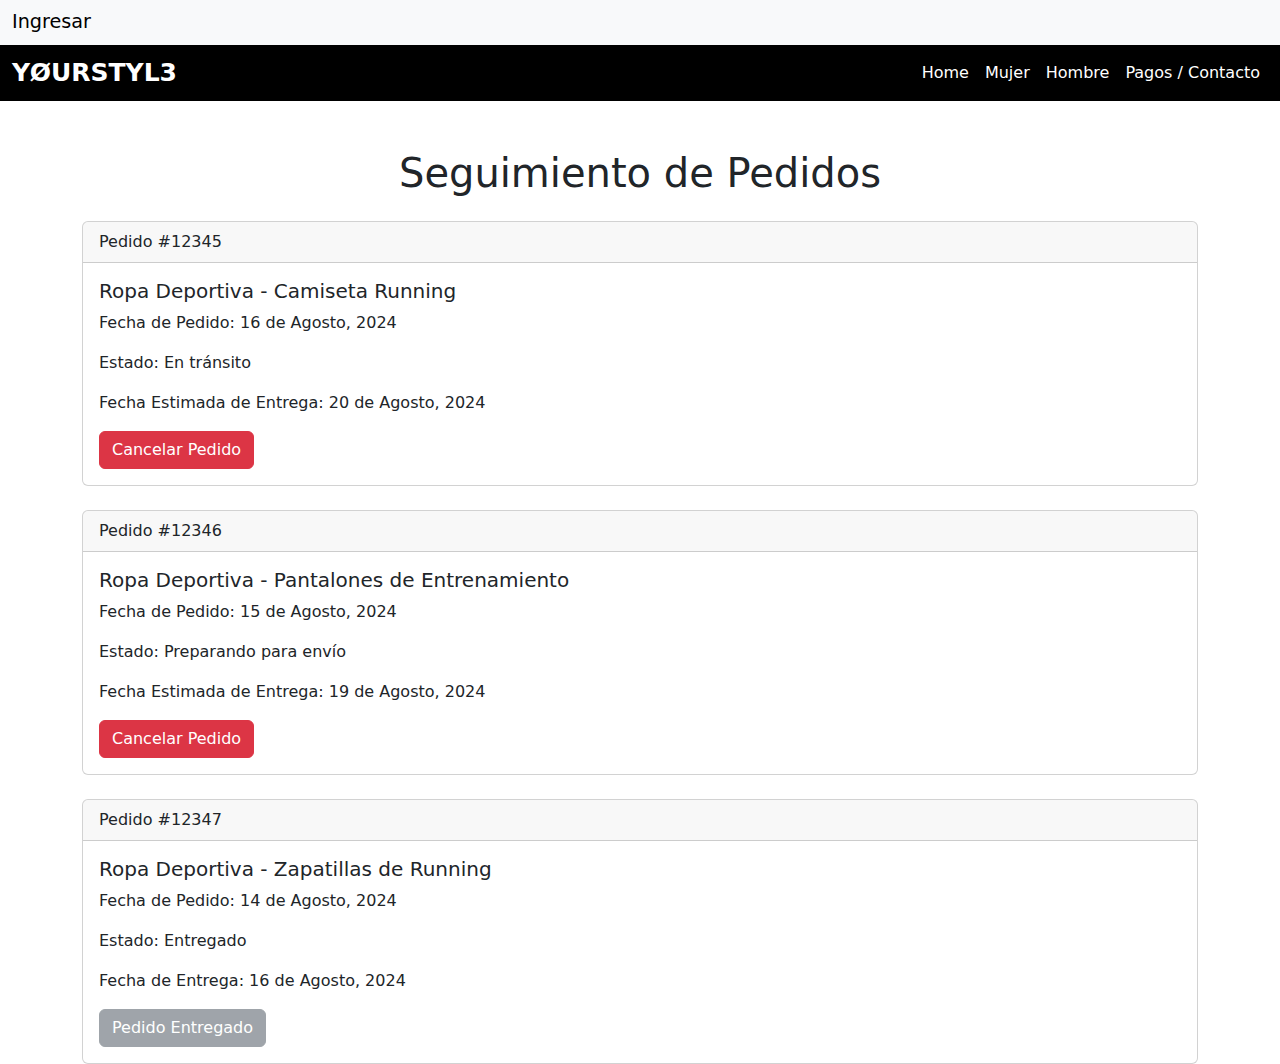
<file: pedido.html>
<!DOCTYPE html>
<html lang="es">
<head>
    <meta charset="UTF-8">
    <meta name="viewport" content="width=device-width, initial-scale=1.0">
    <title>Seguimiento de Pedidos - Ropa Deportiva</title>       
    <!-- Favicon-->
    <link rel="icon" type="image/x-icon" href="assets/favicon2.ico" />
    
    <link href="https://cdn.jsdelivr.net/npm/bootstrap@5.3.0/dist/css/bootstrap.min.css" rel="stylesheet">
</head>
<body>
    
        <!-- MENÚ -->

        <div id="contenedorNav">

        </div>
    
        <!-- CIERRA MENÚ -->

    <div class="container mt-5">
        <h1 class="text-center">Seguimiento de Pedidos</h1>

        <!-- Pedido 1 -->
        <div class="card mt-4" id="pedido-12345">
            <div class="card-header">
                Pedido #12345
            </div>
            <div class="card-body">
                <h5 class="card-title">Ropa Deportiva - Camiseta Running</h5>
                <p class="card-text">Fecha de Pedido: 16 de Agosto, 2024</p>
                <p class="card-text">Estado: En tránsito</p>
                <p class="card-text">Fecha Estimada de Entrega: 20 de Agosto, 2024</p>
                <button class="btn btn-danger" onclick="cancelarPedido('pedido-12345')">Cancelar Pedido</button>
            </div>
        </div>

        <!-- Pedido 2 -->
        <div class="card mt-4" id="pedido-12346">
            <div class="card-header">
                Pedido #12346
            </div>
            <div class="card-body">
                <h5 class="card-title">Ropa Deportiva - Pantalones de Entrenamiento</h5>
                <p class="card-text">Fecha de Pedido: 15 de Agosto, 2024</p>
                <p class="card-text">Estado: Preparando para envío</p>
                <p class="card-text">Fecha Estimada de Entrega: 19 de Agosto, 2024</p>
                <button class="btn btn-danger" onclick="cancelarPedido('pedido-12346')">Cancelar Pedido</button>
            </div>
        </div>

        <!-- Pedido 3 -->
        <div class="card mt-4" id="pedido-12347">
            <div class="card-header">
                Pedido #12347
            </div>
            <div class="card-body">
                <h5 class="card-title">Ropa Deportiva - Zapatillas de Running</h5>
                <p class="card-text">Fecha de Pedido: 14 de Agosto, 2024</p>
                <p class="card-text">Estado: Entregado</p>
                <p class="card-text">Fecha de Entrega: 16 de Agosto, 2024</p>
                <button class="btn btn-secondary" disabled>Pedido Entregado</button>
            </div>
        </div>
    </div>

    <script src="https://cdn.jsdelivr.net/npm/bootstrap@5.3.0/dist/js/bootstrap.bundle.min.js"></script>
    <script>
        function cancelarPedido(idPedido) {
            // Mostrar confirmación antes de cancelar el pedido
            let confirmacion = confirm("¿Estás seguro de que deseas cancelar este pedido?");
            if (confirmacion) {
                // Eliminar el pedido de la página
                document.getElementById(idPedido).remove();
                alert("El pedido ha sido cancelado.");
            }
        }
    </script>
    
    <script type="module" src="./scr/index.js"></script>
         
        <script src="js/scripts.js"></script>
</body>
</html>
</file>
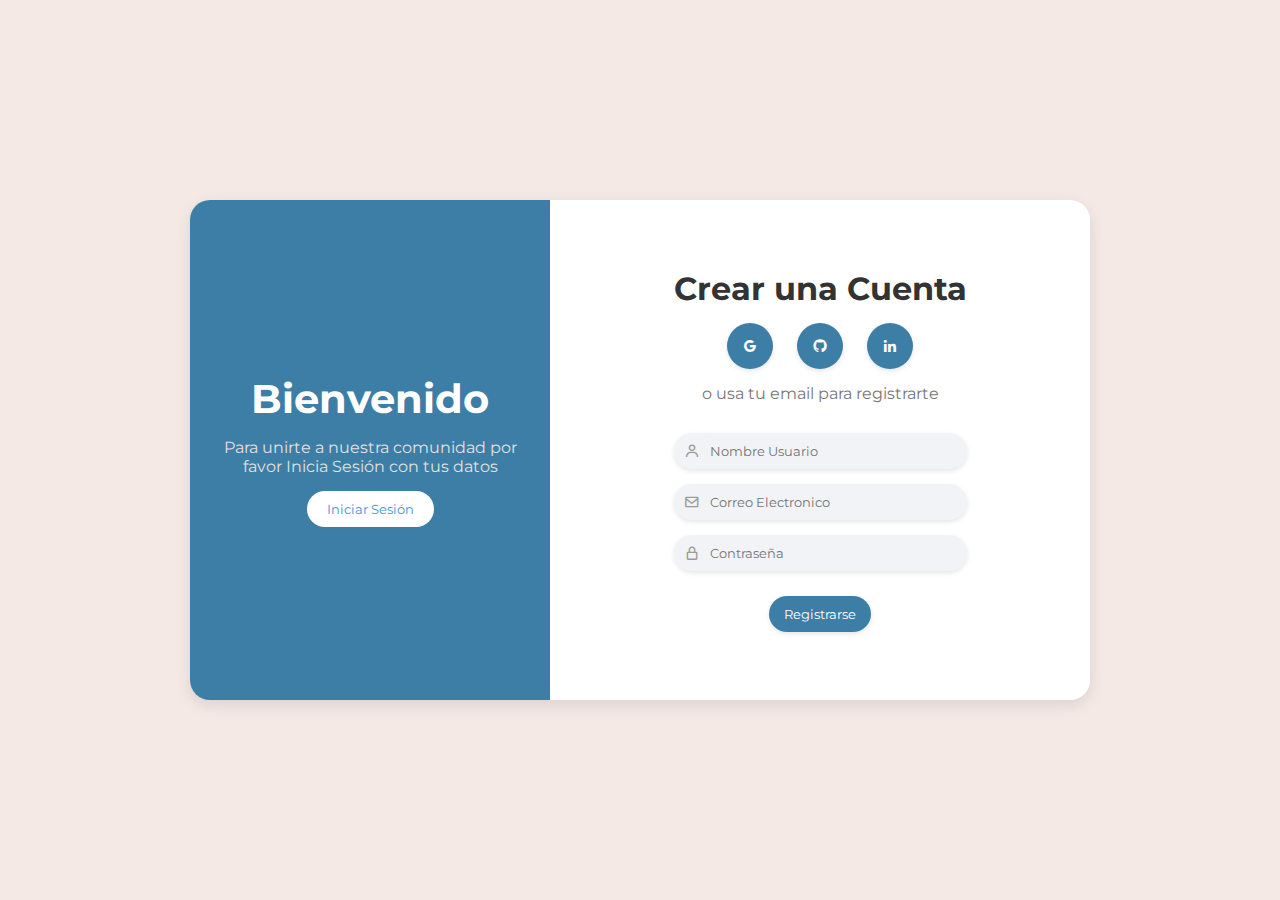
<file: regristro.html>
<!DOCTYPE html>
<html lang="en">
<head>
    <meta charset="UTF-8">
    <meta http-equiv="X-UA-Compatible" content="IE=edge">
    <meta name="viewport" content="width=device-width, initial-scale=1.0">
    <link rel="preconnect" href="https://fonts.googleapis.com">
    <link rel="preconnect" href="https://fonts.gstatic.com" crossorigin>
    <link href="https://fonts.googleapis.com/css2?family=Montserrat:wght@300;400;500;600;700&display=swap" rel="stylesheet">
    <link href='https://unpkg.com/boxicons@2.1.4/css/boxicons.min.css' rel='stylesheet'>
    <link rel="stylesheet" href="style.css">
    <title>Registrar</title>
</head>
<body>
    <div class="container-form register">
        <div class="information">
            <div class="info-childs">
                <h2>Bienvenido</h2>
                <p>Para unirte a nuestra comunidad por favor Inicia Sesión con tus datos</p>
                <input type="button" value="Iniciar Sesión" id="sign-in">
            </div>
        </div>
        <div class="form-information">
            <div class="form-information-childs">
                <h2>Crear una Cuenta</h2>
                <div class="icons">
                    <i class='bx bxl-google'></i>
                    <i class='bx bxl-github'></i>
                    <i class='bx bxl-linkedin'></i>
                </div>
                <p>o usa tu email para registrarte</p>
                <form class="form form-register" action="/register" method="POST" novalidate>
                    <div>
                        <label>
                            <i class='bx bx-user' ></i>
                            <input type="text" placeholder="Nombre Usuario" name="userName" >
                        </label>
                    </div>
                    <div>
                        <label >
                            <i class='bx bx-envelope' ></i>
                            <input type="email" placeholder="Correo Electronico" name="userEmail" >
                        </label>
                    </div>
                   <div>
                        <label>
                            <i class='bx bx-lock-alt' ></i>
                            <input type="password" placeholder="Contraseña" name="userPassword">
                        </label>
                   </div>
                   
                    <input type="submit" value="Registrarse">
                    <div class="alerta-error">Todos los campos son obligatorios</div>
                    <div class="alerta-exito">Te registraste correctamente</div>
                </form>
            </div>
        </div>
    </div>


    <div class="container-form login hide">
        <div class="information">
            <div class="info-childs">
                <h2>¡¡Bienvenido nuevamente!!</h2>
                <p>Para unirte a nuestra comunidad por favor Inicia Sesión con tus datos</p>
                <input type="button" value="Registrarse" id="sign-up">
            </div>
        </div>
        <div class="form-information">
            <div class="form-information-childs">
                <h2>Iniciar Sesión</h2>
                <div class="icons">
                    <i class='bx bxl-google'></i>
                    <i class='bx bxl-github'></i>
                    <i class='bx bxl-linkedin' ></i>
                </div>
                <p>o Iniciar Sesión con una cuenta</p>
                <form class="form form-login" action="/login" method="POST">
                    <div>
                        <label>
                            <i class='bx bx-envelope'></i>
                            <input type="email" placeholder="Correo Electronico" name="userEmail" required>
                        </label>
                    </div>
                    <div>
                        <label>
                            <i class='bx bx-lock-alt'></i>
                            <input type="password" placeholder="Contraseña" name="userPassword" required>
                        </label>
                    </div>
                    <input type="submit" value="Iniciar Sesión">
                    <!-- Mensajes de error/confirmacion -->
                    <div class="alerta-errorI" style="display: none;">Error al iniciar</div>
                    <div class="alerta-exitoI" style="display: none;">Iniciaste sesión correctamente</div>

                </form>
            </div>
        </div>
    </div>
    
    <script src="js/script.js"></script>
    <script src="js/register.js" type="module"></script>
    <!-- <script src="js/iffe_login.js"></script> -->
    <script src="js/login_modulo.js" type="module"></script>
    <script src="app.js"></script>
    <script src="log.js"></script>
    <script type="module" src="./scr/index.js"></script>
</body>
</html>
</file>
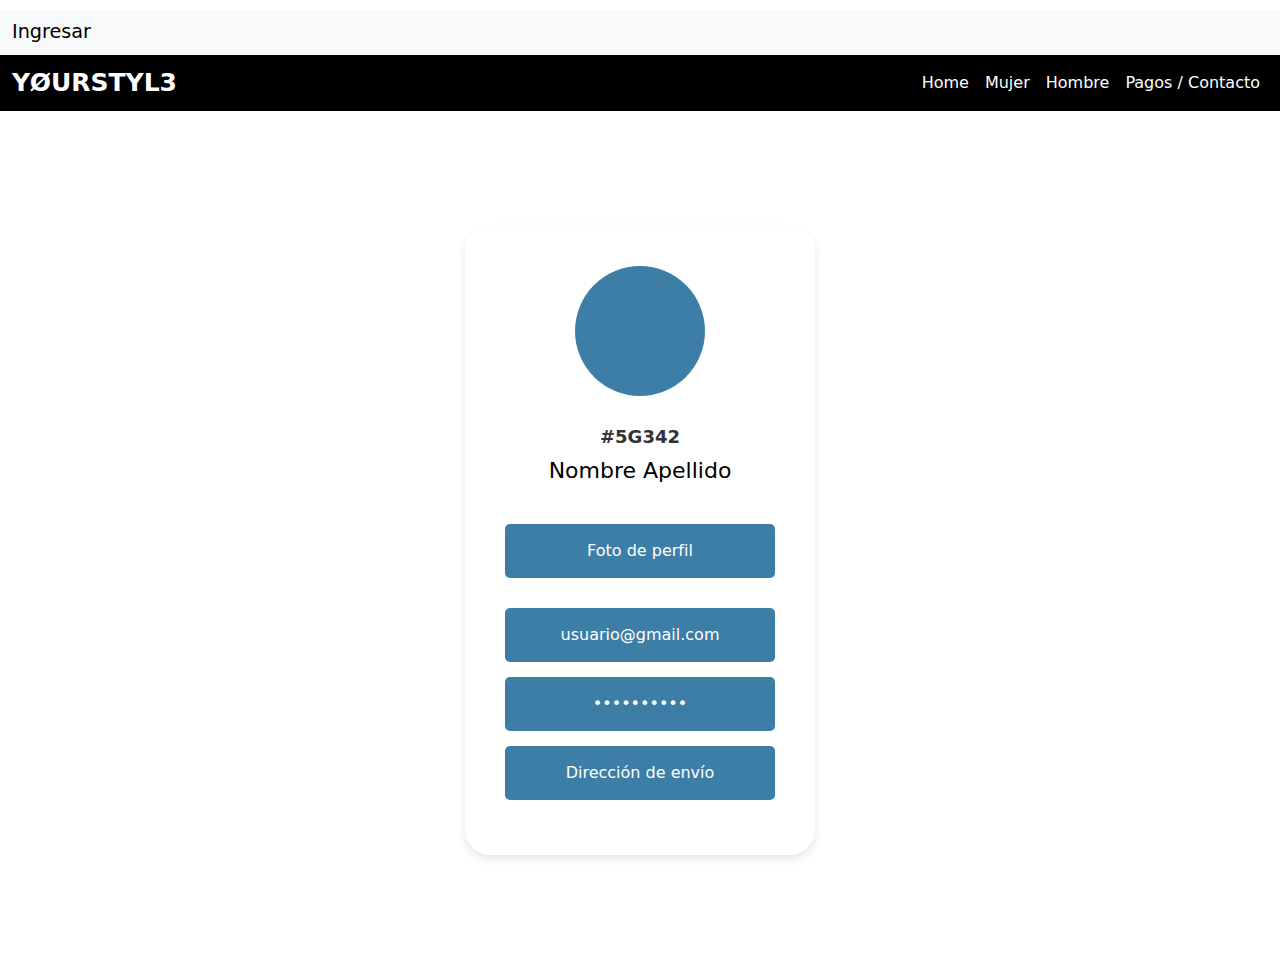
<file: usuario.html>
<!DOCTYPE html>
<html lang="es">
<head>
    <meta charset="UTF-8">
    <meta name="viewport" content="width=device-width, initial-scale=1.0">
    <title>Perfil de Usuario</title>       
    <!-- Favicon-->
    <link rel="icon" type="image/x-icon" href="assets/favicon2.ico" />

    <link href="https://cdn.jsdelivr.net/npm/bootstrap@5.3.0/dist/css/bootstrap.min.css" rel="stylesheet">
    <style>

    /* Contenedor del menú */
    #contenedorNav {
        width: 100%;

        padding: 10px 0;
    }

    /* Contenedor principal para centrar */
    .main-container {
        display: flex;
        justify-content: center;
        align-items: center;
        min-height: calc(100vh - 60px); /* Altura de pantalla menos el tamaño del menú */
        padding: 20px;
    }

        .profile-card {
            background-color: #fff; /* Fondo blanco de la tarjeta */
            border-radius: 25px; /* Bordes redondeados */
            padding: 40px;
            box-shadow: 0 4px 8px rgba(0, 0, 0, 0.1);
            text-align: center;
            width: 350px; /* Ancho incrementado */
        }
        .profile-img {
            width: 130px; /* Aumenté el tamaño del círculo */
            height: 130px;
            background-color: #3d7ea6;
            border-radius: 50%;
            margin: 0 auto 30px;
            overflow: hidden; /* Asegura que la imagen se recorte al borde del círculo */
        }
        .profile-img img {
            width: 100%;
            height: 100%;
            object-fit: cover; /* Asegura que la imagen se ajuste al contenedor */
        }
        .profile-card h6 {
            font-size: 18px; /* Aumenté el tamaño de la fuente */
            font-weight: bold;
            color: #333;
            margin-bottom: 10px;
        }
        .profile-card h5 {
            font-size: 22px; /* Aumenté el tamaño de la fuente */
            font-weight: normal;
            color: #000;
            margin-bottom: 40px;
        }
        .profile-card button, .profile-card input[type="text"], .profile-card input[type="password"], .profile-card input[type="email"] {
            background-color: #3d7ea6;
            color: white;
            border: none;
            border-radius: 5px;
            width: 100%;
            padding: 15px; /* Aumenté el padding de los botones */
            font-size: 16px; /* Aumenté el tamaño de la fuente en los botones */
            margin-bottom: 15px; /* Espacio entre botones */
            text-align: center;
        }
        .profile-card input[type="file"] {
            display: none; /* Ocultamos el input de tipo file */
        }
        .profile-card label[for="file"] {
            background-color: #3d7ea6;
            color: white;
            border: none;
            border-radius: 5px;
            width: 100%;
            padding: 15px;
            font-size: 16px;
            cursor: pointer;
            display: inline-block;
            margin-bottom: 30px; /* Espacio adicional */
        }





    </style>
</head>
<body>
    <!-- MENÚ -->
    <div id="contenedorNav">
        <!-- Aquí irá el menú generado por JavaScript -->
    </div>
    <!-- CIERRA MENÚ -->

    <!-- Contenedor principal centrado -->
    <div class="main-container">
        <div class="profile-card">
            <div class="profile-img" id="profile-img-container">
                <!-- La imagen seleccionada aparecerá aquí -->
            </div>
            <h6>#5G342</h6>
            <h5>Nombre Apellido</h5>

            <!-- Botón para subir la foto de perfil -->
            <input type="file" id="file" accept="image/*" onchange="previewImage(event)">
            <label for="file">Foto de perfil</label>

            <!-- Campos editables -->
            <input type="email" value="usuario@gmail.com">
            <input type="password" value="contraseña">
            <input type="text" value="Dirección de envío">
        </div>
    </div>

    <script>
        function previewImage(event) {
            const reader = new FileReader();
            reader.onload = function(){
                const output = document.getElementById('profile-img-container');
                output.innerHTML = `<img src="${reader.result}" alt="Foto de perfil" class="img-fluid rounded-circle">`;
            };
            reader.readAsDataURL(event.target.files[0]);
        }
    </script>

    <script type="module" src="./scr/index.js"></script>
    <script src="https://cdn.jsdelivr.net/npm/bootstrap@5.3.0/dist/js/bootstrap.bundle.min.js"></script>
</body>

<script type="module" src="./scr/index.js"></script>
<script src="https://cdn.jsdelivr.net/npm/bootstrap@5.3.0/dist/js/bootstrap.bundle.min.js"></script>












</body>
</html>
</file>
<file: style.css>
* {
  padding: 0;
  margin: 0;
  box-sizing: border-box;
  font-family: 'Montserrat', sans-serif;
}

body {
  display: flex;
  align-items: center;
  justify-content: center;
  height: 100vh;
  background-color: #f5e9e6;
  background-size: cover;
}

.container-form {
  display: flex;
  border-radius: 20px;
  box-shadow: 0 5px 15px rgba(0, 0, 0, 0.1); /* Sombra más suave */
  height: 500px;
  max-width: 900px;
  transition: all 0.6s ease;
  margin: 10px;
}

.information {
  width: 40%;
  display: flex;
  align-items: center;
  text-align: center;
  background-color: #3d7ea6;
  border-top-left-radius: 20px;
  border-bottom-left-radius: 20px;
}

.info-childs {
  width: 100%;
  padding: 0 30px;
}

.info-childs h2 {
  font-size: 2.5rem;
  color: #fff;
}

.info-childs p {
  margin: 15px 0;
  color: #e1e1e1; /* Color de texto más claro */
}

.info-childs input {
  background-color: #fff;
  outline: none;
  border: none;
  border-radius: 20px;
  padding: 10px 20px;
  color: #4a90e2; /* Texto del botón */
  cursor: pointer;
  transition: background-color 0.3s ease;
}

.info-childs input:hover {
  background-color: #377bb5; /* Oscurecimiento en hover */
  color: #fff;
  box-shadow: 0 2px 5px rgba(0, 0, 0, 0.1);
}

.form-information {
  display: flex;
  align-items: center;
  justify-content: center;
  width: 60%;
  text-align: center;
  background-color: #fff;
  border-top-right-radius: 20px;
  border-bottom-right-radius: 20px;
}

.form-information-childs {
  padding: 0 30px;
}

.form-information-childs h2 {
  color: #333;
  font-size: 2rem;
}

.form-information-childs p {
  color: #777; /* Texto más suave */
}

.icons {
  margin: 15px 0;
}

.icons i {
  border-radius: 50%;
  padding: 15px;
  cursor: pointer;
  margin: 0 10px;
  background-color: #3d7ea6;
  color: #fff; /* Iconos en blanco */
  border: none;
  transition: background-color 0.3s ease;
  box-shadow: 0 2px 5px rgba(0, 0, 0, 0.1);
}

.icons i:hover {
  background-color: #377bb5;
}

.form {
  margin: 30px 0 0 0;
}

.form label {
  display: flex;
  align-items: center;
  margin-bottom: 15px;
  border-radius: 20px;
  padding: 0 10px;
  background-color: #f1f3f6;
  box-shadow: 0 2px 5px rgba(0, 0, 0, 0.1);
}

.form label input {
  width: 100%;
  padding: 10px;
  background-color: #f1f3f6;
  border: none;
  outline: none;
  border-radius: 20px;
  color: #333;
}

.form label i {
  color: #9b9b9b; /* Color de iconos de input */
}

.form input[type="submit"] {
  background-color: #3d7ea6;
  color: #fff;
  border-radius: 20px;
  border: none;
  padding: 10px 15px;
  cursor: pointer;
  margin-top: 10px;
  box-shadow: 0 2px 5px rgba(0, 0, 0, 0.1);
}

.form input[type="submit"]:hover {
  background-color: #377bb5;
}

.hide {
  position: absolute;
  transform: translateY(-300%);
}

.form div .alerta {
  width: 290px;
  text-align: left;
  border-radius: 7px;
  margin-bottom: 10px;
  font-size: 0.8rem;
}

.form > .alerta-error,
.form > .alerta-exito {
  display: none;
}

.form .alertaError {
  display: block;
  background-color: #e74c3c; /* Rojo de error */
  padding: 0.5rem 1rem;
  margin-top: 10px;
  font-weight: 500;
  font-size: 0.8rem;
}

.form .alertaExito {
  display: block;
  background-color: #2ecc71; /* Verde de éxito */
  padding: 0.5rem 1rem;
  margin-top: 10px;
  font-weight: 500;
  font-size: 0.8rem;
}

.form .error {
  outline: solid 2px #c0392b; /* Rojo de error en inputs */
}

@media screen and (max-width: 750px) {
  html {
    font-size: 12px;
  }
}

@media screen and (max-width: 580px) {
  html {
    font-size: 15px;
  }

  .container-form {
    height: auto;
    flex-direction: column;
  }

  .information {
    width: 100%;
    padding: 20px;
    border-top-left-radius: 20px;
    border-top-right-radius: 20px;
    border-bottom-left-radius: 0px;
    border-bottom-right-radius: 0;
  }

  .form-information {
    width: 100%;
    padding: 20px;
    border-bottom-left-radius: 20px;
    border-top-right-radius: 0;
  }
}
</file>
